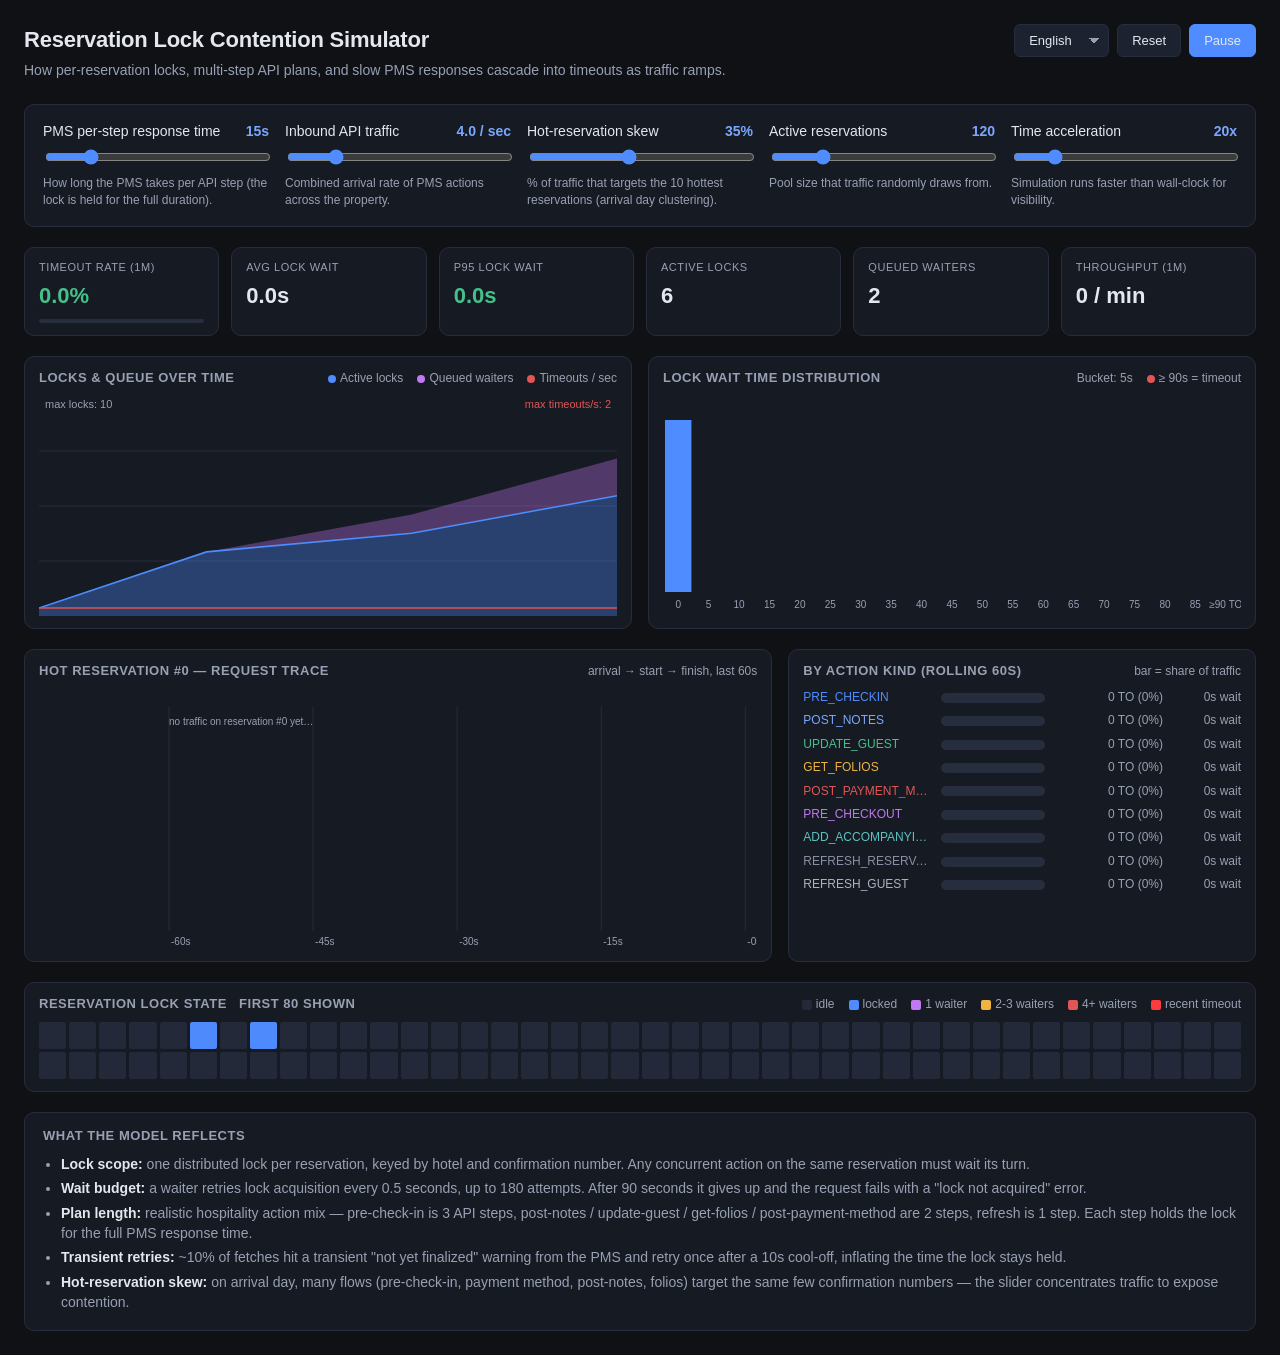
<file: index.html>
<!DOCTYPE html>
<html lang="en">
<head>
<meta charset="UTF-8" />
<title>Reservation Lock Contention Simulator</title>
<meta http-equiv="refresh" content="0; url=protel_timeout_sim.html" />
<link rel="canonical" href="protel_timeout_sim.html" />
</head>
<body>
<p>Redirecting to <a href="protel_timeout_sim.html">the simulator</a>…</p>
</body>
</html>
</file>
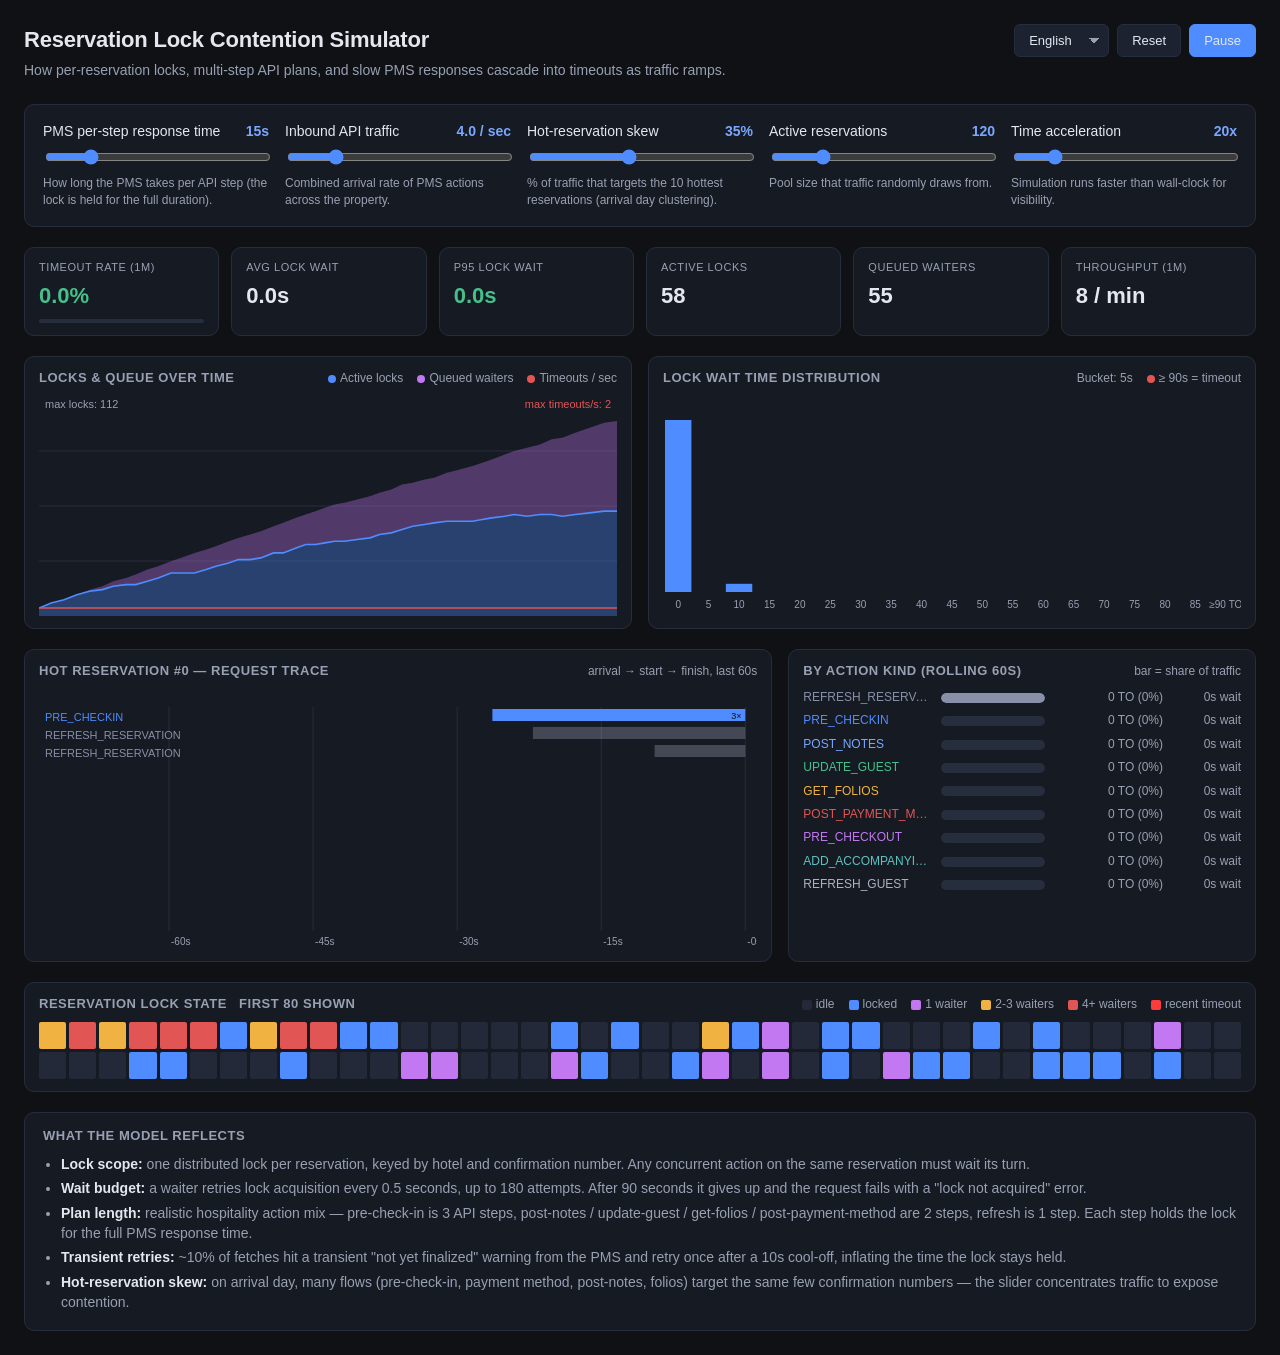
<file: protel_timeout_sim.html>
<!DOCTYPE html>
<html lang="en">
<head>
<meta charset="UTF-8" />
<meta name="viewport" content="width=device-width, initial-scale=1.0" />
<title data-i18n="title">Reservation Lock Contention Simulator</title>
<link rel="stylesheet" href="protel_timeout_sim.css" />
</head>
<body>
<div class="app">
  <header class="header">
    <div>
      <h1 data-i18n="title">Reservation Lock Contention Simulator</h1>
      <p class="subtitle" data-i18n="subtitle">
        How per-reservation locks, multi-step API plans, and slow PMS
        responses cascade into timeouts as traffic ramps.
      </p>
    </div>
    <div class="header-actions">
      <select id="lang-select" class="btn lang-select" aria-label="Language">
        <option value="en">English</option>
        <option value="el">Ελληνικά</option>
      </select>
      <button id="reset-btn" class="btn" data-i18n="reset">Reset</button>
      <button id="play-btn" class="btn btn-primary">Pause</button>
    </div>
  </header>

  <section class="controls">
    <div class="control">
      <label>
        <span data-i18n="response">PMS per-step response time</span>
        <span class="value" id="response-value">15s</span>
      </label>
      <input id="response-slider" type="range" min="5" max="60" step="1" value="15" />
      <div class="hint" data-i18n="responseHint">How long the PMS takes per API step (the lock is held for the full duration).</div>
    </div>
    <div class="control">
      <label>
        <span data-i18n="traffic">Inbound API traffic</span>
        <span class="value" id="traffic-value">4.0 / sec</span>
      </label>
      <input id="traffic-slider" type="range" min="1" max="200" step="1" value="40" />
      <div class="hint" data-i18n="trafficHint">Combined arrival rate of PMS actions across the property.</div>
    </div>
    <div class="control">
      <label>
        <span data-i18n="hot">Hot-reservation skew</span>
        <span class="value" id="hot-value">35%</span>
      </label>
      <input id="hot-slider" type="range" min="0" max="80" step="1" value="35" />
      <div class="hint" data-i18n="hotHint">% of traffic that targets the 10 hottest reservations (arrival day clustering).</div>
    </div>
    <div class="control">
      <label>
        <span data-i18n="reservations">Active reservations</span>
        <span class="value" id="reservations-value">120</span>
      </label>
      <input id="reservations-slider" type="range" min="20" max="500" step="10" value="120" />
      <div class="hint" data-i18n="reservationsHint">Pool size that traffic randomly draws from.</div>
    </div>
    <div class="control">
      <label>
        <span data-i18n="speed">Time acceleration</span>
        <span class="value" id="speed-value">20x</span>
      </label>
      <input id="speed-slider" type="range" min="1" max="120" step="1" value="20" />
      <div class="hint" data-i18n="speedHint">Simulation runs faster than wall-clock for visibility.</div>
    </div>
  </section>

  <section class="meters">
    <div class="meter">
      <div class="meter-label" data-i18n="timeoutRate">Timeout rate (1m)</div>
      <div class="meter-value" id="timeout-rate">0.0%</div>
      <div class="meter-bar"><div class="meter-fill" id="timeout-rate-bar"></div></div>
    </div>
    <div class="meter">
      <div class="meter-label" data-i18n="avgWait">Avg lock wait</div>
      <div class="meter-value" id="avg-wait">0.0s</div>
    </div>
    <div class="meter">
      <div class="meter-label" data-i18n="p95Wait">P95 lock wait</div>
      <div class="meter-value" id="p95-wait">0.0s</div>
    </div>
    <div class="meter">
      <div class="meter-label" data-i18n="activeLocks">Active locks</div>
      <div class="meter-value" id="active-locks">0</div>
    </div>
    <div class="meter">
      <div class="meter-label" data-i18n="queuedWaiters">Queued waiters</div>
      <div class="meter-value" id="queued-waiters">0</div>
    </div>
    <div class="meter">
      <div class="meter-label" data-i18n="throughput">Throughput (1m)</div>
      <div class="meter-value" id="throughput">0 / min</div>
    </div>
  </section>

  <section class="charts">
    <div class="chart-card">
      <header class="chart-header">
        <h3 data-i18n="chartLocksTitle">Locks &amp; queue over time</h3>
        <div class="legend">
          <span><i class="dot dot-active"></i><span data-i18n="legendActive">Active locks</span></span>
          <span><i class="dot dot-queue"></i><span data-i18n="legendQueue">Queued waiters</span></span>
          <span><i class="dot dot-timeout"></i><span data-i18n="legendTimeouts">Timeouts / sec</span></span>
        </div>
      </header>
      <canvas id="timeline-canvas" width="900" height="220"></canvas>
    </div>
    <div class="chart-card">
      <header class="chart-header">
        <h3 data-i18n="chartHistTitle">Lock wait time distribution</h3>
        <div class="legend">
          <span data-i18n="legendBucket">Bucket: 5s</span>
          <span><i class="dot dot-timeout"></i><span data-i18n="legendTOBucket">≥ 90s = timeout</span></span>
        </div>
      </header>
      <canvas id="histogram-canvas" width="900" height="220"></canvas>
    </div>
  </section>

  <section class="action-views">
    <div class="chart-card">
      <header class="chart-header">
        <h3 data-i18n="chartFocusTitle">Hot reservation #0 — request trace</h3>
        <div class="legend"><span data-i18n="focusLegend">arrival → start → finish, last 60s</span></div>
      </header>
      <canvas id="focus-canvas" width="900" height="260"></canvas>
    </div>
    <div class="chart-card">
      <header class="chart-header">
        <h3 data-i18n="chartBreakdownTitle">By action kind (rolling 60s)</h3>
        <div class="legend"><span data-i18n="breakdownLegend">bar = share of traffic</span></div>
      </header>
      <div id="action-breakdown" class="action-breakdown"></div>
    </div>
  </section>

  <section class="reservations">
    <header class="chart-header">
      <h3><span data-i18n="gridTitle">Reservation lock state</span> <span class="hint" style="margin-left:8px" data-i18n="gridShown">first 80 shown</span></h3>
      <div class="legend">
        <span><i class="cell cell-idle"></i><span data-i18n="cellIdle">idle</span></span>
        <span><i class="cell cell-held"></i><span data-i18n="cellLocked">locked</span></span>
        <span><i class="cell cell-q1"></i><span data-i18n="cellQ1">1 waiter</span></span>
        <span><i class="cell cell-q2"></i><span data-i18n="cellQ2">2-3 waiters</span></span>
        <span><i class="cell cell-q3"></i><span data-i18n="cellQ3">4+ waiters</span></span>
        <span><i class="cell cell-timeout"></i><span data-i18n="cellTO">recent timeout</span></span>
      </div>
    </header>
    <div class="grid" id="reservation-grid"></div>
  </section>

  <section class="notes">
    <h3 data-i18n="notesTitle">What the model reflects</h3>
    <ul>
      <li>
        <strong data-i18n="note1Bold">Lock scope:</strong> <span data-i18n="note1">one distributed lock per reservation, keyed by hotel and confirmation number. Any concurrent action on the same reservation must wait its turn.</span>
      </li>
      <li>
        <strong data-i18n="note2Bold">Wait budget:</strong> <span data-i18n="note2">a waiter retries lock acquisition every 0.5 seconds, up to 180 attempts. After 90 seconds it gives up and the request fails with a "lock not acquired" error.</span>
      </li>
      <li>
        <strong data-i18n="note3Bold">Plan length:</strong> <span data-i18n="note3">realistic hospitality action mix — pre-check-in is 3 API steps, post-notes / update-guest / get-folios / post-payment-method are 2 steps, refresh is 1 step. Each step holds the lock for the full PMS response time.</span>
      </li>
      <li>
        <strong data-i18n="note4Bold">Transient retries:</strong> <span data-i18n="note4">~10% of fetches hit a transient "not yet finalized" warning from the PMS and retry once after a 10s cool-off, inflating the time the lock stays held.</span>
      </li>
      <li>
        <strong data-i18n="note5Bold">Hot-reservation skew:</strong> <span data-i18n="note5">on arrival day, many flows (pre-check-in, payment method, post-notes, folios) target the same few confirmation numbers — the slider concentrates traffic to expose contention.</span>
      </li>
    </ul>
  </section>
</div>
<script src="protel_timeout_sim.js"></script>
</body>
</html>
</file>
<file: protel_timeout_sim.css>
:root {
  --bg: #0f1115;
  --panel: #161a22;
  --panel-2: #1c2230;
  --border: #262d3d;
  --text: #e4e7ee;
  --text-dim: #98a0b3;
  --accent: #4f8cff;
  --accent-2: #7aa7ff;
  --warn: #f0b341;
  --danger: #e25555;
  --good: #45c08a;
  --queue: #c178f0;
  --grid-idle: #232938;
  --grid-held: #4f8cff;
  --grid-q1: #c178f0;
  --grid-q2: #f0b341;
  --grid-q3: #e25555;
  --grid-timeout: #ff3b3b;
}

* { box-sizing: border-box; }

body {
  margin: 0;
  background: var(--bg);
  color: var(--text);
  font-family: -apple-system, BlinkMacSystemFont, "SF Pro Text", "Inter",
    "Segoe UI", Roboto, sans-serif;
  font-size: 14px;
  line-height: 1.45;
}

.app {
  max-width: 1280px;
  margin: 0 auto;
  padding: 24px;
}

.header {
  display: flex;
  align-items: flex-start;
  justify-content: space-between;
  margin-bottom: 24px;
  gap: 16px;
}
.header h1 {
  margin: 0 0 4px;
  font-size: 22px;
  font-weight: 600;
  letter-spacing: -0.01em;
}
.subtitle {
  margin: 0;
  color: var(--text-dim);
  max-width: 720px;
}

.header-actions { display: flex; gap: 8px; }

.btn {
  background: var(--panel-2);
  border: 1px solid var(--border);
  color: var(--text);
  padding: 8px 14px;
  border-radius: 6px;
  font-size: 13px;
  cursor: pointer;
  transition: background 0.15s ease, border-color 0.15s ease;
}
.btn:hover { background: #232938; }
.btn-primary {
  background: var(--accent);
  border-color: var(--accent);
}
.btn-primary:hover { background: var(--accent-2); }

.lang-select {
  appearance: none;
  -webkit-appearance: none;
  padding-right: 26px;
  background-image: linear-gradient(45deg, transparent 50%, var(--text-dim) 50%),
    linear-gradient(135deg, var(--text-dim) 50%, transparent 50%);
  background-position: calc(100% - 14px) 50%, calc(100% - 9px) 50%;
  background-size: 5px 5px, 5px 5px;
  background-repeat: no-repeat;
}

.controls {
  display: grid;
  grid-template-columns: repeat(auto-fit, minmax(220px, 1fr));
  gap: 16px;
  background: var(--panel);
  border: 1px solid var(--border);
  border-radius: 10px;
  padding: 16px 18px;
  margin-bottom: 20px;
}
.control label {
  display: flex;
  justify-content: space-between;
  align-items: baseline;
  font-weight: 500;
  margin-bottom: 6px;
}
.control .value {
  font-variant-numeric: tabular-nums;
  color: var(--accent-2);
  font-weight: 600;
}
.control input[type="range"] {
  width: 100%;
  accent-color: var(--accent);
}
.control .hint {
  font-size: 12px;
  color: var(--text-dim);
  margin-top: 4px;
}

.meters {
  display: grid;
  grid-template-columns: repeat(6, 1fr);
  gap: 12px;
  margin-bottom: 20px;
}
@media (max-width: 880px) {
  .meters { grid-template-columns: repeat(2, 1fr); }
}
.meter {
  background: var(--panel);
  border: 1px solid var(--border);
  border-radius: 10px;
  padding: 12px 14px;
}
.meter-label {
  font-size: 11px;
  color: var(--text-dim);
  text-transform: uppercase;
  letter-spacing: 0.05em;
}
.meter-value {
  font-size: 22px;
  font-weight: 600;
  font-variant-numeric: tabular-nums;
  margin-top: 4px;
}
.meter-bar {
  margin-top: 8px;
  height: 4px;
  background: var(--border);
  border-radius: 2px;
  overflow: hidden;
}
.meter-fill {
  height: 100%;
  width: 0%;
  background: var(--danger);
  transition: width 0.3s ease;
}

.charts {
  display: grid;
  grid-template-columns: 1fr 1fr;
  gap: 16px;
  margin-bottom: 20px;
}
@media (max-width: 980px) {
  .charts { grid-template-columns: 1fr; }
}
.chart-card {
  background: var(--panel);
  border: 1px solid var(--border);
  border-radius: 10px;
  padding: 12px 14px;
}
.chart-header {
  display: flex;
  justify-content: space-between;
  align-items: center;
  margin-bottom: 8px;
}
.chart-header h3 {
  margin: 0;
  font-size: 13px;
  font-weight: 600;
  text-transform: uppercase;
  letter-spacing: 0.04em;
  color: var(--text-dim);
}
.legend {
  display: flex;
  gap: 14px;
  font-size: 12px;
  color: var(--text-dim);
}
.legend i.dot {
  display: inline-block;
  width: 8px;
  height: 8px;
  border-radius: 50%;
  margin-right: 4px;
  vertical-align: middle;
}
.dot-active { background: var(--accent); }
.dot-queue { background: var(--queue); }
.dot-timeout { background: var(--danger); }

canvas {
  width: 100%;
  height: 220px;
  display: block;
}

.action-views {
  display: grid;
  grid-template-columns: 1.6fr 1fr;
  gap: 16px;
  margin-bottom: 20px;
}
@media (max-width: 980px) {
  .action-views { grid-template-columns: 1fr; }
}
.action-views canvas { height: 260px; }

.action-breakdown {
  display: flex;
  flex-direction: column;
  gap: 6px;
  margin-top: 4px;
}
.action-row {
  display: grid;
  grid-template-columns: 130px 1fr 110px 70px;
  gap: 8px;
  align-items: center;
  font-size: 12px;
  font-variant-numeric: tabular-nums;
}
.action-row .name {
  color: var(--text);
  font-weight: 500;
  white-space: nowrap;
  overflow: hidden;
  text-overflow: ellipsis;
}
.action-row .bar-track {
  position: relative;
  height: 10px;
  background: var(--border);
  border-radius: 5px;
  overflow: hidden;
}
.action-row .bar-fill {
  position: absolute;
  inset: 0;
  width: 0%;
  border-radius: 5px;
}
.action-row .timeout-pct {
  color: var(--text-dim);
  text-align: right;
}
.action-row .timeout-pct.warn { color: var(--warn); }
.action-row .timeout-pct.bad { color: var(--danger); }
.action-row .wait {
  color: var(--text-dim);
  text-align: right;
}

.reservations {
  background: var(--panel);
  border: 1px solid var(--border);
  border-radius: 10px;
  padding: 12px 14px;
  margin-bottom: 20px;
}
.legend i.cell {
  display: inline-block;
  width: 10px;
  height: 10px;
  border-radius: 2px;
  margin-right: 4px;
  vertical-align: middle;
}
.cell-idle { background: var(--grid-idle); }
.cell-held { background: var(--grid-held); }
.cell-q1 { background: var(--grid-q1); }
.cell-q2 { background: var(--grid-q2); }
.cell-q3 { background: var(--grid-q3); }
.cell-timeout { background: var(--grid-timeout); }

.grid {
  display: grid;
  grid-template-columns: repeat(40, 1fr);
  gap: 3px;
  margin-top: 8px;
}
.grid .rez {
  aspect-ratio: 1 / 1;
  background: var(--grid-idle);
  border-radius: 2px;
  transition: background 0.1s ease;
}

.notes {
  background: var(--panel);
  border: 1px solid var(--border);
  border-radius: 10px;
  padding: 14px 18px;
}
.notes h3 {
  margin: 0 0 8px;
  font-size: 13px;
  text-transform: uppercase;
  letter-spacing: 0.04em;
  color: var(--text-dim);
}
.notes ul { margin: 0; padding-left: 18px; color: var(--text-dim); }
.notes li { margin-bottom: 4px; }
.notes code {
  background: var(--panel-2);
  padding: 1px 5px;
  border-radius: 3px;
  font-size: 12px;
  color: var(--accent-2);
}
.notes strong { color: var(--text); }
</file>
